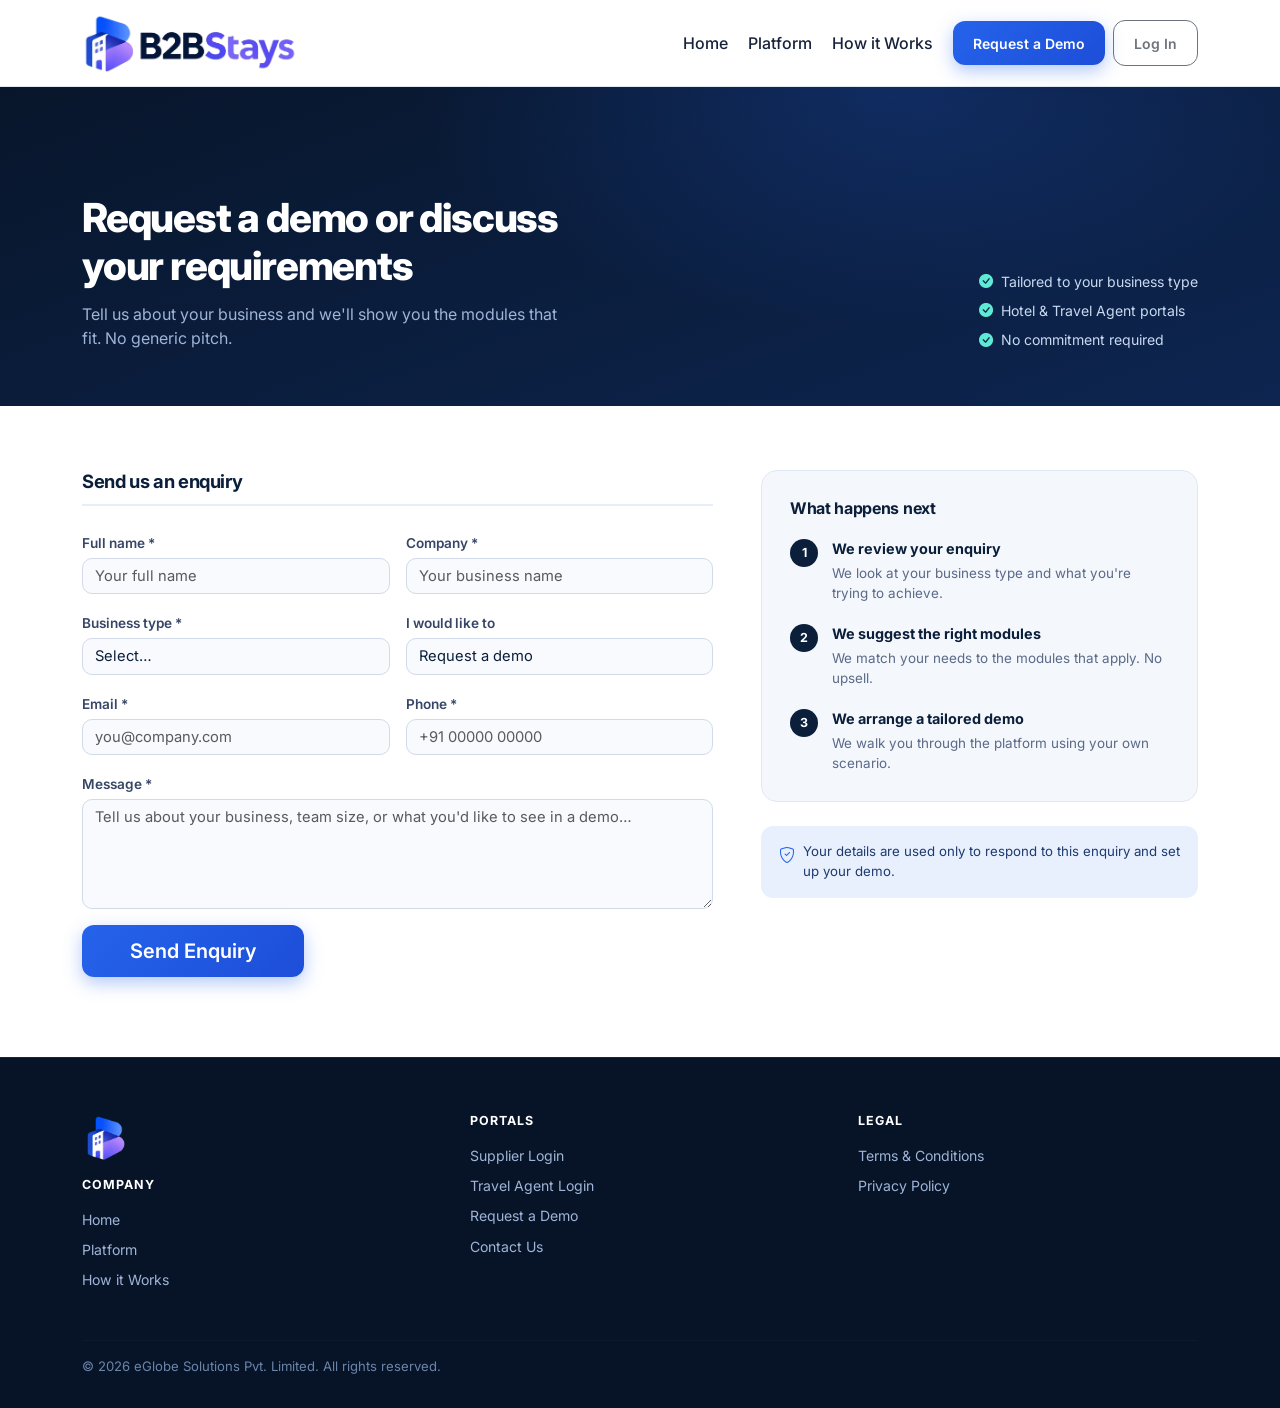
<file: contact.html>
<!doctype html>
<html lang="en">
<head>
  <meta charset="utf-8">
  <meta name="viewport" content="width=device-width, initial-scale=1">
  <title>Request a Demo – B2BStays | Travel Agent B2B Software &amp; Holiday Distribution</title>
  <meta name="description" content="Request a demo of B2BStays — B2B travel tech software for hotels, DMCs and travel agents. See DMC sales workflow automation, seamless distribution and integrated invoicing in action.">
  <meta name="keywords" content="travel agent B2B software demo, DMC sales workflow automation, B2B holiday marketplace, land services distribution, holiday distribution network, operations automation">
  <meta name="robots" content="index, follow">
  <meta name="theme-color" content="#0b1f3a">
  <link rel="icon" href="assets/favicon.png" type="image/png">
  <link rel="preconnect" href="https://fonts.googleapis.com">
  <link rel="preconnect" href="https://fonts.gstatic.com" crossorigin>
  <link href="https://fonts.googleapis.com/css2?family=Inter:wght@400;500;600;700;800&display=swap" rel="stylesheet">
  <link href="https://cdn.jsdelivr.net/npm/bootstrap@5.3.3/dist/css/bootstrap.min.css" rel="stylesheet">
  <link href="https://cdn.jsdelivr.net/npm/bootstrap-icons@1.11.3/font/bootstrap-icons.min.css" rel="stylesheet">
  <link href="assets/css/style.css" rel="stylesheet">
</head>
<body>
<a class="skip-link" href="#main">Skip to main content</a>

<nav class="navbar navbar-expand-lg sticky-top site-nav" aria-label="Main navigation">
  <div class="container">
    <a class="navbar-brand d-flex align-items-center" href="index.html"><img src="assets/logo.png" alt="B2BStays" style="height:60px;width:auto;"></a>
    <button class="navbar-toggler" type="button" data-bs-toggle="collapse" data-bs-target="#nav" aria-controls="nav" aria-expanded="false" aria-label="Toggle navigation"><span class="navbar-toggler-icon"></span></button>
    <div class="collapse navbar-collapse" id="nav">
      <ul class="navbar-nav ms-auto align-items-lg-center gap-lg-1">
        <li class="nav-item"><a class="nav-link" href="index.html">Home</a></li>
        <li class="nav-item"><a class="nav-link" href="index.html#capability-map">Platform</a></li>
        <li class="nav-item"><a class="nav-link" href="index.html#coverH">How it Works</a></li>
        <li class="nav-item ms-lg-2"><a class="btn btn-brand btn-sm" href="contact.html?topic=demo">Request a Demo</a></li>
        <li class="nav-item ms-lg-1"><a class="btn btn-outline-secondary btn-sm" href="login.html">Log In</a></li>
      </ul>
    </div>
  </div>
</nav>

<main id="main">

  <!-- Dark hero band -->
  <div class="ct-hero">
    <div class="container">
      <div class="ct-hero-inner">
        <div>
          <span class="eyebrow" style="color:#5eead4">Get in touch</span>
          <h1 class="ct-hero-h">Request a demo or discuss your requirements</h1>
          <p class="ct-hero-sub">Tell us about your business and we'll show you the modules that fit. No generic pitch.</p>
        </div>
        <ul class="ct-trust">
          <li><i class="bi bi-check-circle-fill"></i>Tailored to your business type</li>
          <li><i class="bi bi-check-circle-fill"></i>Hotel &amp; Travel Agent portals</li>
          <li><i class="bi bi-check-circle-fill"></i>No commitment required</li>
        </ul>
      </div>
    </div>
  </div>

  <!-- White form section -->
  <div class="ct-body">
    <div class="container">
      <div class="row g-5 align-items-start">

        <!-- Form -->
        <div class="col-lg-7">
          <div class="ct-form-wrap">
            <h2 class="ct-form-title">Send us an enquiry</h2>
            <form id="enquiryForm" action="api/enquiry.php" method="post" novalidate>
              <div class="row g-3">
                <div class="col-sm-6">
                  <label class="form-label" for="name">Full name <span aria-hidden="true">*</span></label>
                  <input class="form-control" id="name" name="name" type="text" autocomplete="name" required placeholder="Your full name">
                </div>
                <div class="col-sm-6">
                  <label class="form-label" for="company">Company <span aria-hidden="true">*</span></label>
                  <input class="form-control" id="company" name="company" type="text" autocomplete="organization" required placeholder="Your business name">
                </div>
                <div class="col-sm-6">
                  <label class="form-label" for="business_type">Business type <span aria-hidden="true">*</span></label>
                  <select class="form-select" id="business_type" name="business_type" required>
                    <option value="">Select…</option>
                    <option value="hotel">Hotel or accommodation provider</option>
                    <option value="travel_agent">Travel agent or tour operator</option>
                    <option value="dmc">Destination management company</option>
                    <option value="transport">Transportation business</option>
                    <option value="other">Other</option>
                  </select>
                </div>
                <div class="col-sm-6">
                  <label class="form-label" for="topic">I would like to</label>
                  <select class="form-select" id="topic" name="topic">
                    <option value="demo">Request a demo</option>
                    <option value="requirements">Discuss business requirements</option>
                    <option value="modules">Explore modules</option>
                  </select>
                </div>
                <div class="col-sm-6">
                  <label class="form-label" for="email">Email <span aria-hidden="true">*</span></label>
                  <input class="form-control" id="email" name="email" type="email" autocomplete="email" required placeholder="you@company.com">
                </div>
                <div class="col-sm-6">
                  <label class="form-label" for="phone">Phone <span aria-hidden="true">*</span></label>
                  <input class="form-control" id="phone" name="phone" type="tel" autocomplete="tel" required placeholder="+91 00000 00000">
                </div>
                <div class="col-12">
                  <label class="form-label" for="message">Message <span aria-hidden="true">*</span></label>
                  <textarea class="form-control" id="message" name="message" rows="4" maxlength="2000" required placeholder="Tell us about your business, team size, or what you'd like to see in a demo…"></textarea>
                </div>
                <div class="hp-field" aria-hidden="true"><label>Leave blank <input type="text" name="website" tabindex="-1" autocomplete="off"></label></div>
                <div class="col-12">
                  <button class="btn btn-brand btn-lg px-5" type="submit">Send Enquiry</button>
                </div>
              </div>
              <div id="formStatus" class="alert d-none mt-3" role="status" tabindex="-1"></div>
            </form>
          </div>
        </div>

        <!-- Sidebar -->
        <div class="col-lg-5">
          <div class="ct-sidebar">

            <div class="ct-steps">
              <h3 class="ct-sidebar-title">What happens next</h3>
              <ol class="ct-step-list">
                <li>
                  <span class="ct-step-num">1</span>
                  <div>
                    <strong>We review your enquiry</strong>
                    <p>We look at your business type and what you're trying to achieve.</p>
                  </div>
                </li>
                <li>
                  <span class="ct-step-num">2</span>
                  <div>
                    <strong>We suggest the right modules</strong>
                    <p>We match your needs to the modules that apply. No upsell.</p>
                  </div>
                </li>
                <li>
                  <span class="ct-step-num">3</span>
                  <div>
                    <strong>We arrange a tailored demo</strong>
                    <p>We walk you through the platform using your own scenario.</p>
                  </div>
                </li>
              </ol>
            </div>

            <div class="ct-note">
              <i class="bi bi-shield-check"></i>
              Your details are used only to respond to this enquiry and set up your demo.
            </div>

          </div>
        </div>

      </div>
    </div>
  </div>

</main>

<footer class="site-footer">
  <div class="container">
    <div class="row g-4 g-lg-5 justify-content-center">
      <div class="col-6 col-md-4">
        <img src="assets/favicon.png" alt="B2BStays" style="height:48px;width:auto;margin-bottom:1rem;display:block;">
        <h5 class="footer-heading">Company</h5>
        <ul class="list-unstyled footer-links">
          <li><a href="index.html">Home</a></li>
          <li><a href="index.html#capability-map">Platform</a></li>
          <li><a href="index.html#coverH">How it Works</a></li>
        </ul>
      </div>
      <div class="col-6 col-md-4">
        <h5 class="footer-heading">Portals</h5>
        <ul class="list-unstyled footer-links">
          <li><a href="login.html">Supplier Login</a></li>
          <li><a href="login.html">Travel Agent Login</a></li>
          <li><a href="contact.html?topic=demo">Request a Demo</a></li>
          <li><a href="contact.html">Contact Us</a></li>
        </ul>
      </div>
      <div class="col-6 col-md-4">
        <h5 class="footer-heading">Legal</h5>
        <ul class="list-unstyled footer-links">
          <li><a href="#">Terms &amp; Conditions</a></li>
          <li><a href="#">Privacy Policy</a></li>
        </ul>
      </div>
    </div>
    <nav class="site-footer-mobile" aria-label="Footer navigation">
      <a href="index.html">Home</a>
      <a href="contact.html?topic=demo">Book a Demo</a>
      <a href="login.html">Log In</a>
      <a href="register.html">Register Now</a>
    </nav>
    <hr class="footer-divider">
    <p class="small mb-0 footer-copy">&copy; <span id="year"></span> eGlobe Solutions Pvt. Limited. All rights reserved.</p>
  </div>
</footer>

<style>
/* ── Hero band ── */
.ct-hero {
  background: radial-gradient(800px 400px at 70% 0%, rgba(37,99,235,.22), transparent 60%),
              linear-gradient(160deg, #08162b 0%, #0d2550 100%);
  padding: 4rem 0 3.5rem;
}
.ct-hero-inner {
  display: flex;
  flex-wrap: wrap;
  align-items: flex-end;
  justify-content: space-between;
  gap: 2rem;
}
.ct-hero-h {
  font-size: clamp(1.7rem, 3.5vw, 2.5rem);
  font-weight: 800;
  letter-spacing: -.03em;
  color: #fff;
  line-height: 1.2;
  margin: .6rem 0 .75rem;
  max-width: 560px;
}
.ct-hero-sub {
  color: #9fb4d6;
  font-size: 1rem;
  margin: 0;
  max-width: 480px;
}
.ct-trust {
  list-style: none;
  padding: 0;
  margin: 0;
  display: flex;
  flex-direction: column;
  gap: .5rem;
  flex-shrink: 0;
}
.ct-trust li {
  display: flex;
  align-items: center;
  gap: .5rem;
  font-size: .88rem;
  color: #c8d9f0;
  white-space: normal;
}
.ct-trust i { color: #5eead4; }

/* ── White body ── */
.ct-body {
  background: #fff;
  padding: 4rem 0 5rem;
}

/* ── Form ── */
.ct-form-wrap { }
.ct-form-title {
  font-size: 1.15rem;
  font-weight: 700;
  color: #0b1f3a;
  margin-bottom: 1.5rem;
  padding-bottom: .75rem;
  border-bottom: 2px solid #e8eef7;
}
.ct-form-wrap .form-label {
  font-size: .85rem;
  font-weight: 600;
  color: #374667;
  margin-bottom: .3rem;
}
.ct-form-wrap .form-control,
.ct-form-wrap .form-select {
  border-color: #d1daea;
  border-radius: 10px;
  font-size: .92rem;
  color: #0b1f3a;
  background: #f8fafd;
  transition: border-color .15s, box-shadow .15s;
}
.ct-form-wrap .form-control:focus,
.ct-form-wrap .form-select:focus {
  border-color: #2563eb;
  background: #fff;
  box-shadow: 0 0 0 3px rgba(37,99,235,.12);
}
.ct-form-wrap textarea.form-control { resize: vertical; min-height: 110px; }

/* ── Sidebar ── */
.ct-sidebar {
  position: sticky;
  top: 90px;
  display: flex;
  flex-direction: column;
  gap: 1.5rem;
}
.ct-steps {
  background: #f4f7fc;
  border: 1px solid #e0e8f5;
  border-radius: 16px;
  padding: 1.75rem;
}
.ct-sidebar-title {
  font-size: 1rem;
  font-weight: 700;
  color: #0b1f3a;
  margin-bottom: 1.25rem;
}
.ct-step-list {
  list-style: none;
  padding: 0;
  margin: 0;
  display: flex;
  flex-direction: column;
  gap: 1.25rem;
}
.ct-step-list li {
  display: flex;
  gap: .9rem;
  align-items: flex-start;
}
.ct-step-num {
  flex-shrink: 0;
  width: 28px;
  height: 28px;
  border-radius: 50%;
  background: #0b1f3a;
  color: #fff;
  font-size: .78rem;
  font-weight: 700;
  display: grid;
  place-items: center;
  margin-top: 1px;
}
.ct-step-list strong {
  display: block;
  font-size: .9rem;
  font-weight: 700;
  color: #0b1f3a;
  margin-bottom: .2rem;
}
.ct-step-list p {
  font-size: .84rem;
  color: #5a6a88;
  margin: 0;
  line-height: 1.5;
}

.ct-note {
  display: flex;
  align-items: flex-start;
  gap: .5rem;
  background: #e8f0fe;
  border-radius: 12px;
  padding: 1rem 1.1rem;
  font-size: .83rem;
  color: #1e3a6e;
  line-height: 1.5;
}
.ct-note i { color: #2563eb; font-size: 1rem; flex-shrink: 0; margin-top: 1px; }

@media (max-width: 991.98px) {
  .ct-hero-inner { flex-direction: column; align-items: flex-start; }
  .ct-trust { flex-direction: row; flex-wrap: wrap; gap: .4rem 1.2rem; }
  .ct-sidebar { position: static; }
}
@media (max-width: 767.98px) {
  .ct-hero { padding: 3rem 0 2.5rem; }
  .ct-hero-h { font-size: clamp(1.5rem, 6vw, 2rem); max-width: 100%; }
  .ct-hero-sub { max-width: 100%; }
  .ct-body { padding: 2.5rem 0 3rem; }
  .ct-note { flex-direction: column; gap: .4rem; }
}
</style>

<script src="https://cdn.jsdelivr.net/npm/bootstrap@5.3.3/dist/js/bootstrap.bundle.min.js"></script>
<script src="assets/js/main.js"></script>
<script src="assets/js/form.js"></script>
</body>
</html>
</file>
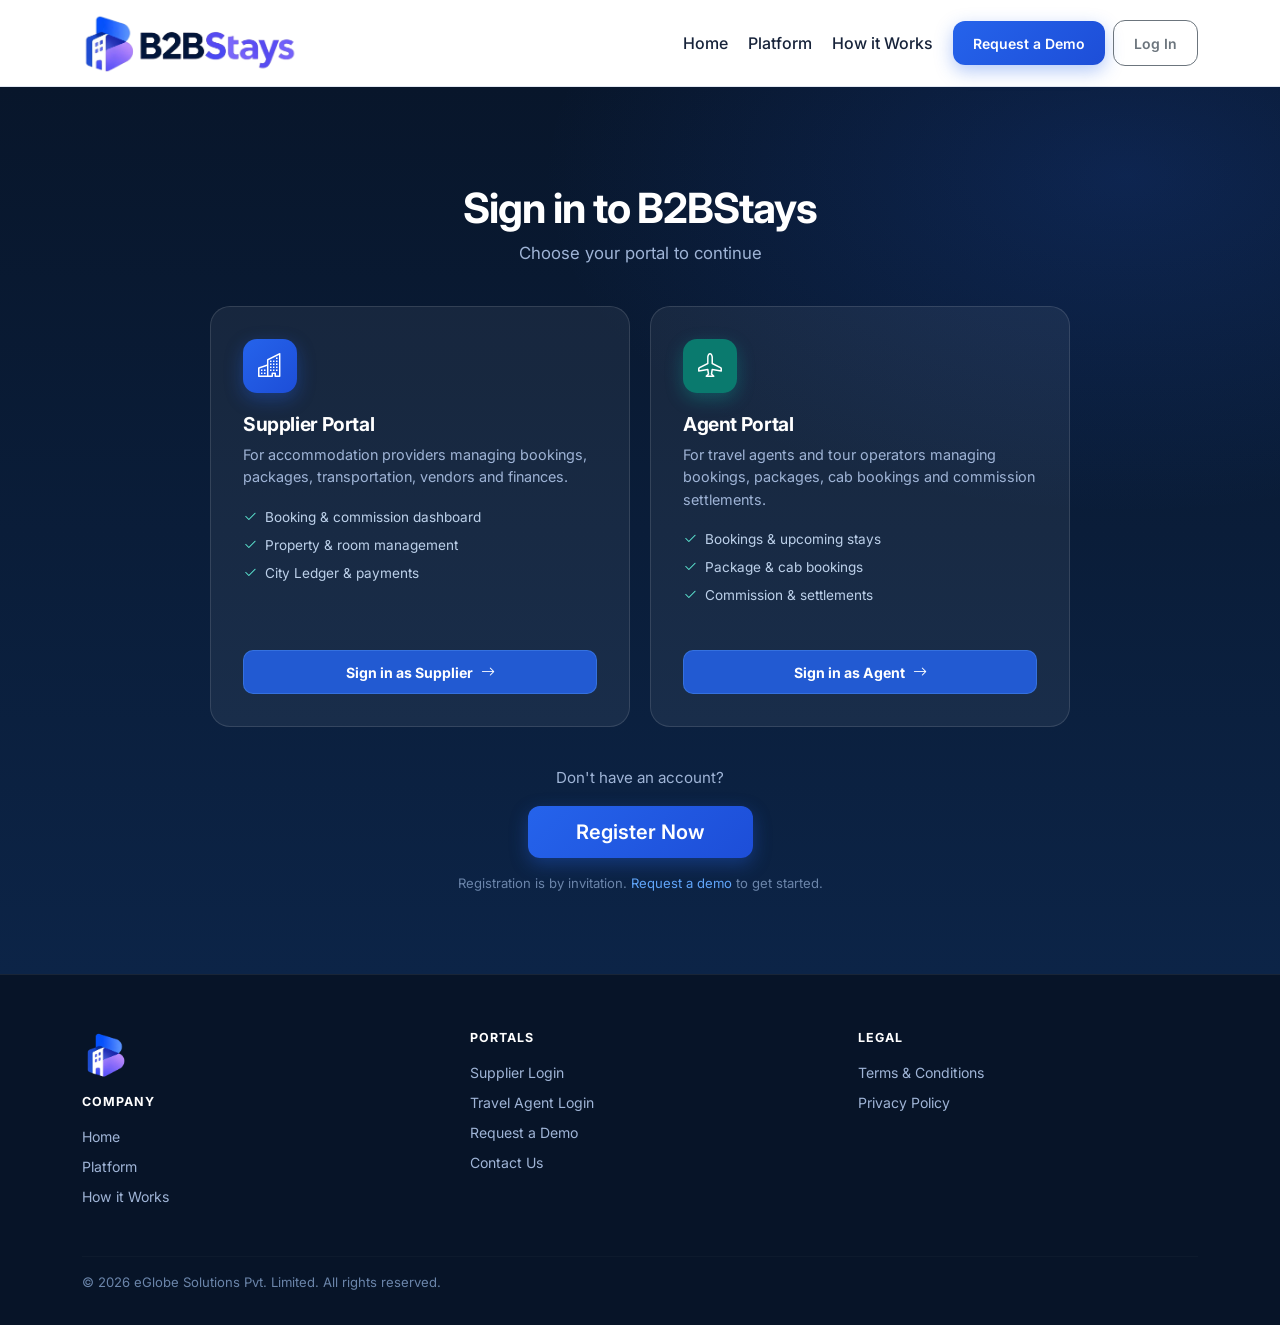
<file: login.html>
<!doctype html>
<html lang="en">
<head>
  <meta charset="utf-8">
  <meta name="viewport" content="width=device-width, initial-scale=1">
  <title>Login – B2BStays | Supplier &amp; Agent Portal</title>
  <meta name="keywords" content="B2B agent portal login, supplier portal, holiday distribution network, travel agent B2B software, seamless distribution">
  <meta name="robots" content="noindex">
  <meta name="theme-color" content="#0b1f3a">
  <link rel="icon" href="assets/favicon.png" type="image/png">
  <link rel="preconnect" href="https://fonts.googleapis.com">
  <link rel="preconnect" href="https://fonts.gstatic.com" crossorigin>
  <link href="https://fonts.googleapis.com/css2?family=Inter:wght@400;500;600;700;800&display=swap" rel="stylesheet">
  <link href="https://cdn.jsdelivr.net/npm/bootstrap@5.3.3/dist/css/bootstrap.min.css" rel="stylesheet">
  <link href="https://cdn.jsdelivr.net/npm/bootstrap-icons@1.11.3/font/bootstrap-icons.min.css" rel="stylesheet">
  <link href="assets/css/style.css" rel="stylesheet">
</head>
<body>
<a class="skip-link" href="#main">Skip to main content</a>

<nav class="navbar navbar-expand-lg sticky-top site-nav" aria-label="Main navigation">
  <div class="container">
    <a class="navbar-brand d-flex align-items-center" href="index.html"><img src="assets/logo.png" alt="B2BStays" style="height:60px;width:auto;"></a>
    <button class="navbar-toggler" type="button" data-bs-toggle="collapse" data-bs-target="#nav" aria-controls="nav" aria-expanded="false" aria-label="Toggle navigation"><span class="navbar-toggler-icon"></span></button>
    <div class="collapse navbar-collapse" id="nav">
      <ul class="navbar-nav ms-auto align-items-lg-center gap-lg-1">
        <li class="nav-item"><a class="nav-link" href="index.html">Home</a></li>
        <li class="nav-item"><a class="nav-link" href="index.html#capability-map">Platform</a></li>
        <li class="nav-item"><a class="nav-link" href="index.html#coverH">How it Works</a></li>
        <li class="nav-item ms-lg-2"><a class="btn btn-brand btn-sm" href="contact.html?topic=demo">Request a Demo</a></li>
        <li class="nav-item ms-lg-1"><a class="btn btn-outline-secondary btn-sm" href="login.html">Log In</a></li>
      </ul>
    </div>
  </div>
</nav>

<main id="main">
  <div class="login-bg">
    <div class="container">
      <div class="login-wrap">

        <div class="text-center login-header">
          <span class="eyebrow" style="color:#5eead4">Welcome back</span>
          <h1 class="login-title">Sign in to B2BStays</h1>
          <p class="login-sub">Choose your portal to continue</p>
        </div>

        <div class="portal-grid">

          <!-- Supplier Portal -->
          <a href="https://www.eglobe-solutions.com/b2bstays/Hotel/Account/Login?ReturnUrl=%2Fb2bstays%2Fhotel" class="portal-card" aria-label="Supplier Portal Login" target="_blank" rel="noopener">
            <div class="portal-icon">
              <i class="bi bi-buildings" aria-hidden="true"></i>
            </div>
            <div class="portal-body">
              <h2 class="portal-title">Supplier Portal</h2>
              <p class="portal-desc">For accommodation providers managing bookings, packages, transportation, vendors and finances.</p>
              <ul class="portal-features">
                <li><i class="bi bi-check2" aria-hidden="true"></i>Booking &amp; commission dashboard</li>
                <li><i class="bi bi-check2" aria-hidden="true"></i>Property &amp; room management</li>
                <li><i class="bi bi-check2" aria-hidden="true"></i>City Ledger &amp; payments</li>
              </ul>
            </div>
            <span class="portal-cta">Sign in as Supplier <i class="bi bi-arrow-right" aria-hidden="true"></i></span>
          </a>

          <!-- Agent Portal -->
          <a href="https://www.eglobe-solutions.com/b2bstays/Search" class="portal-card" aria-label="Agent Portal Login" target="_blank" rel="noopener">
            <div class="portal-icon agent">
              <i class="bi bi-airplane" aria-hidden="true"></i>
            </div>
            <div class="portal-body">
              <h2 class="portal-title">Agent Portal</h2>
              <p class="portal-desc">For travel agents and tour operators managing bookings, packages, cab bookings and commission settlements.</p>
              <ul class="portal-features">
                <li><i class="bi bi-check2" aria-hidden="true"></i>Bookings &amp; upcoming stays</li>
                <li><i class="bi bi-check2" aria-hidden="true"></i>Package &amp; cab bookings</li>
                <li><i class="bi bi-check2" aria-hidden="true"></i>Commission &amp; settlements</li>
              </ul>
            </div>
            <span class="portal-cta">Sign in as Agent <i class="bi bi-arrow-right" aria-hidden="true"></i></span>
          </a>

        </div>

        <div class="text-center login-footer">
          <p class="login-footer-text">Don't have an account?</p>
          <a href="register.html" class="btn btn-brand btn-lg px-5">Register Now</a>
          <p class="login-note">Registration is by invitation. <a href="contact.html?topic=demo">Request a demo</a> to get started.</p>
        </div>

      </div>
    </div>
  </div>
</main>

<footer class="site-footer">
  <div class="container">
    <div class="row g-4 g-lg-5 justify-content-center">
      <div class="col-6 col-md-4">
        <img src="assets/favicon.png" alt="B2BStays" style="height:48px;width:auto;margin-bottom:1rem;display:block;">
        <h5 class="footer-heading">Company</h5>
        <ul class="list-unstyled footer-links">
          <li><a href="index.html">Home</a></li>
          <li><a href="index.html#capability-map">Platform</a></li>
          <li><a href="index.html#coverH">How it Works</a></li>
        </ul>
      </div>
      <div class="col-6 col-md-4">
        <h5 class="footer-heading">Portals</h5>
        <ul class="list-unstyled footer-links">
          <li><a href="login.html">Supplier Login</a></li>
          <li><a href="login.html">Travel Agent Login</a></li>
          <li><a href="contact.html?topic=demo">Request a Demo</a></li>
          <li><a href="contact.html">Contact Us</a></li>
        </ul>
      </div>
      <div class="col-6 col-md-4">
        <h5 class="footer-heading">Legal</h5>
        <ul class="list-unstyled footer-links">
          <li><a href="#">Terms &amp; Conditions</a></li>
          <li><a href="#">Privacy Policy</a></li>
        </ul>
      </div>
    </div>
    <nav class="site-footer-mobile" aria-label="Footer navigation">
      <a href="index.html">Home</a>
      <a href="contact.html?topic=demo">Book a Demo</a>
      <a href="login.html">Log In</a>
      <a href="register.html">Register Now</a>
    </nav>
    <hr class="footer-divider">
    <p class="small mb-0 footer-copy">&copy; <span id="year"></span> eGlobe Solutions Pvt. Limited. All rights reserved.</p>
  </div>
</footer>

<style>
/* Login page — extends site tokens */
.login-bg {
  min-height: calc(100vh - 66px);
  background: radial-gradient(900px 520px at 88% 10%, rgba(37,99,235,.18), transparent 65%),
              linear-gradient(180deg, #08162b 0%, #0c2447 100%);
  display: flex;
  align-items: center;
  padding: 4rem 0;
}

.login-wrap {
  max-width: 860px;
  margin: 0 auto;
}

.login-header { margin-bottom: 2.5rem; }
.login-title  { color: #fff; font-size: clamp(1.8rem, 4vw, 2.6rem); letter-spacing: -.025em; margin-bottom: .4rem; }
.login-sub    { color: #9fb4d6; font-size: 1.05rem; margin: 0; }

/* Portal cards */
.portal-grid {
  display: grid;
  grid-template-columns: 1fr 1fr;
  grid-auto-rows: 1fr;
  gap: 1.25rem;
  margin-bottom: 2.5rem;
  align-items: stretch;
}
@media (max-width: 640px) { .portal-grid { grid-template-columns: 1fr; } }

.portal-card {
  display: flex;
  flex-direction: column;
  background: rgba(255,255,255,.06);
  border: 1px solid rgba(255,255,255,.12);
  border-radius: 20px;
  padding: 2rem;
  text-decoration: none;
  color: #dbe6f7;
  transition: background .2s ease, border-color .2s ease, transform .25s cubic-bezier(.22,.68,0,1.3), box-shadow .25s ease;
  position: relative;
  overflow: hidden;
}
.portal-card::before {
  content: '';
  position: absolute;
  inset: 0;
  border-radius: 20px;
  opacity: 0;
  transition: opacity .2s ease;
  background: linear-gradient(135deg, rgba(37,99,235,.15), rgba(20,184,166,.1));
}
.portal-card:hover {
  background: rgba(255,255,255,.10);
  border-color: rgba(59,130,246,.5);
  transform: translateY(-5px);
  box-shadow: 0 20px 50px rgba(0,0,0,.4);
  color: #fff;
}
.portal-card:hover::before { opacity: 1; }

.portal-icon {
  width: 54px;
  height: 54px;
  border-radius: 14px;
  background: linear-gradient(135deg, var(--blue-600), #1d4ed8);
  display: grid;
  place-items: center;
  font-size: 1.5rem;
  color: #fff;
  margin-bottom: 1.25rem;
  box-shadow: 0 6px 18px rgba(37,99,235,.35);
  flex-shrink: 0;
}
.portal-icon.agent {
  background: linear-gradient(135deg, var(--teal-600), #0a7a6e);
  box-shadow: 0 6px 18px rgba(14,184,166,.3);
}

.portal-body { flex: 1; }

.portal-title {
  font-size: 1.2rem;
  font-weight: 700;
  color: #fff;
  margin-bottom: .5rem;
  letter-spacing: -.02em;
}

.portal-desc {
  font-size: .9rem;
  color: #9fb4d6;
  line-height: 1.55;
  margin-bottom: 1.1rem;
}

.portal-features {
  list-style: none;
  padding: 0;
  margin: 0 0 1.5rem;
  display: flex;
  flex-direction: column;
  gap: .4rem;
}
.portal-features li {
  font-size: .85rem;
  color: #bdd1ea;
  display: flex;
  align-items: center;
  gap: .5rem;
}
.portal-features li i {
  color: #5eead4;
  font-size: .9rem;
  flex-shrink: 0;
}

.portal-cta {
  display: inline-flex;
  align-items: center;
  justify-content: center;
  gap: .5rem;
  font-size: .88rem;
  font-weight: 700;
  color: #fff;
  background: rgba(37,99,235,.85);
  border: 1px solid rgba(96,165,250,.3);
  border-radius: 10px;
  padding: .65rem 1.25rem;
  margin-top: 1.25rem;
  width: 100%;
  transition: background .18s ease, gap .15s ease;
}
.portal-card:hover .portal-cta {
  background: rgba(37,99,235,1);
  gap: .75rem;
}

/* Footer strip */
.login-footer { margin-top: .5rem; }
.login-footer-text {
  color: #9fb4d6;
  margin-bottom: 1rem;
  font-size: .95rem;
}
.login-note {
  margin-top: 1rem;
  font-size: .82rem;
  color: #6b85aa;
}
.login-note a { color: #60a5fa; text-decoration: none; }
.login-note a:hover { color: #93c5fd; }
@media (max-width: 767.98px) {
  .login-bg { padding: 2.5rem 0; align-items: flex-start; }
  .login-header { margin-bottom: 1.75rem; }
  .portal-card { padding: 1.5rem 1.25rem; }
}
</style>

<script src="https://cdn.jsdelivr.net/npm/bootstrap@5.3.3/dist/js/bootstrap.bundle.min.js"></script>
<script src="assets/js/main.js"></script>
</body>
</html>
</file>
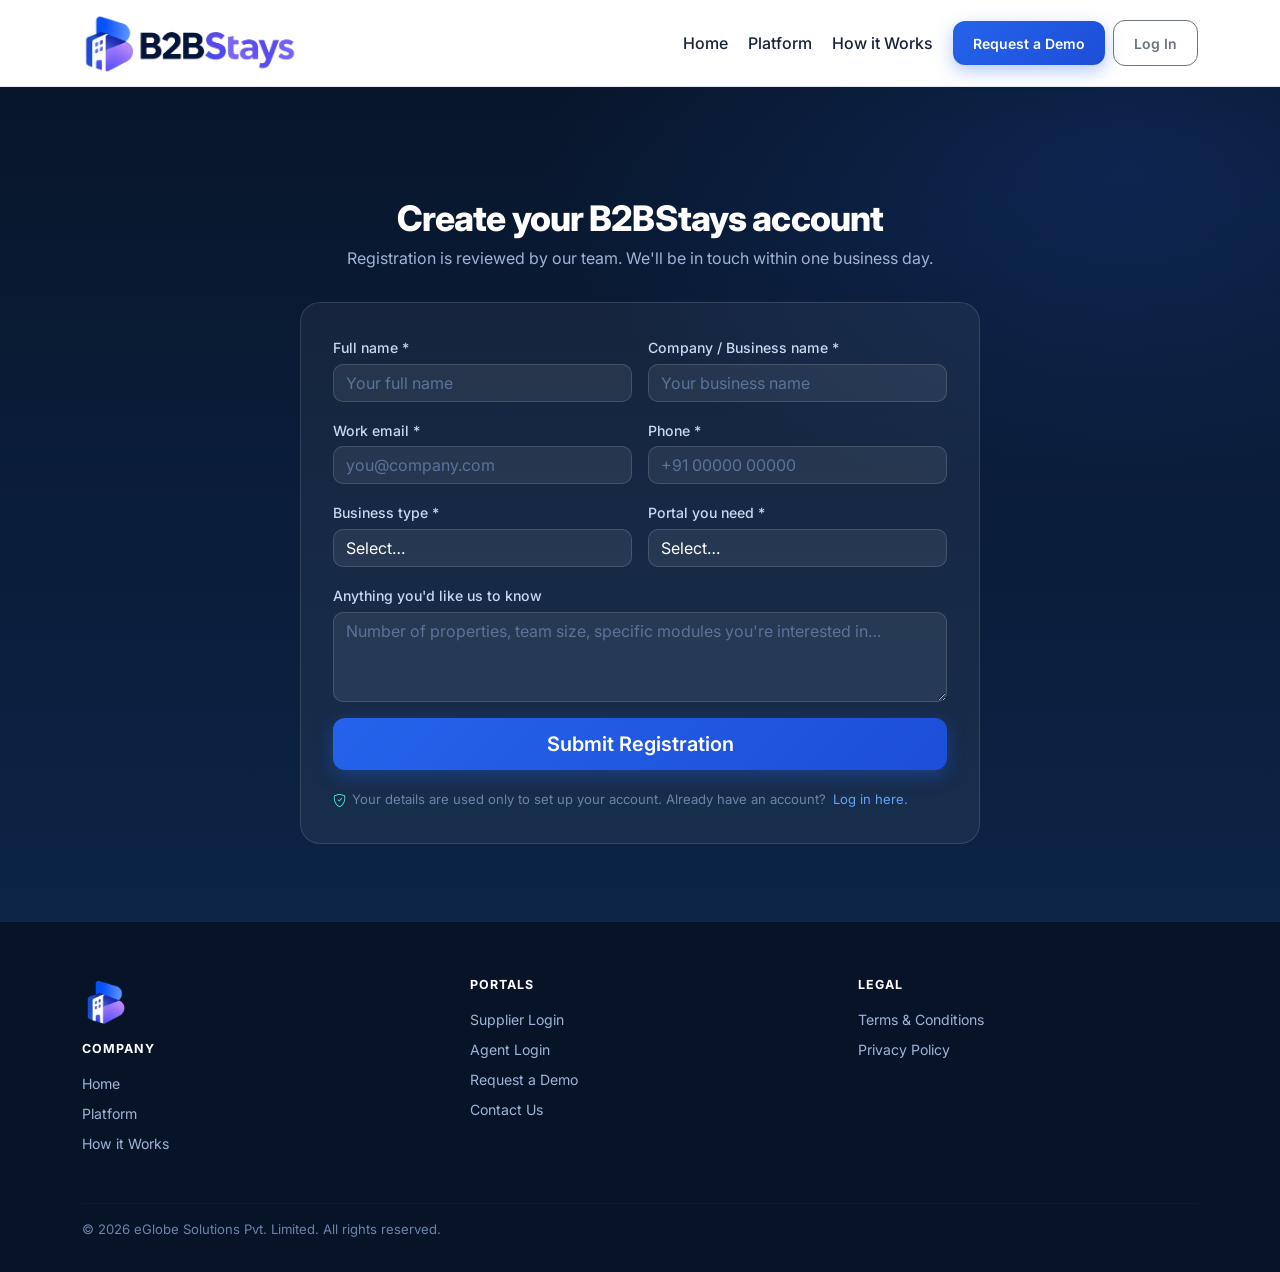
<file: register.html>
<!doctype html>
<html lang="en">
<head>
  <meta charset="utf-8">
  <meta name="viewport" content="width=device-width, initial-scale=1">
  <title>Register – B2BStays | Join the B2B Holiday Marketplace</title>
  <meta name="keywords" content="B2B holiday marketplace registration, travel agent B2B software, digitizing small and medium-size travel businesses, holiday distribution network, supplier-agent relationship">
  <meta name="robots" content="noindex">
  <meta name="theme-color" content="#0b1f3a">
  <link rel="icon" href="assets/favicon.png" type="image/png">
  <link rel="preconnect" href="https://fonts.googleapis.com">
  <link rel="preconnect" href="https://fonts.gstatic.com" crossorigin>
  <link href="https://fonts.googleapis.com/css2?family=Inter:wght@400;500;600;700;800&display=swap" rel="stylesheet">
  <link href="https://cdn.jsdelivr.net/npm/bootstrap@5.3.3/dist/css/bootstrap.min.css" rel="stylesheet">
  <link href="https://cdn.jsdelivr.net/npm/bootstrap-icons@1.11.3/font/bootstrap-icons.min.css" rel="stylesheet">
  <link href="assets/css/style.css" rel="stylesheet">
</head>
<body>
<a class="skip-link" href="#main">Skip to main content</a>

<nav class="navbar navbar-expand-lg sticky-top site-nav" aria-label="Main navigation">
  <div class="container">
    <a class="navbar-brand d-flex align-items-center" href="index.html"><img src="assets/logo.png" alt="B2BStays" style="height:60px;width:auto;"></a>
    <button class="navbar-toggler" type="button" data-bs-toggle="collapse" data-bs-target="#nav" aria-controls="nav" aria-expanded="false" aria-label="Toggle navigation"><span class="navbar-toggler-icon"></span></button>
    <div class="collapse navbar-collapse" id="nav">
      <ul class="navbar-nav ms-auto align-items-lg-center gap-lg-1">
        <li class="nav-item"><a class="nav-link" href="index.html">Home</a></li>
        <li class="nav-item"><a class="nav-link" href="index.html#capability-map">Platform</a></li>
        <li class="nav-item"><a class="nav-link" href="index.html#coverH">How it Works</a></li>
        <li class="nav-item ms-lg-2"><a class="btn btn-brand btn-sm" href="contact.html?topic=demo">Request a Demo</a></li>
        <li class="nav-item ms-lg-1"><a class="btn btn-outline-secondary btn-sm" href="login.html">Log In</a></li>
      </ul>
    </div>
  </div>
</nav>

<main id="main">
  <div class="reg-bg">
    <div class="container">
      <div class="reg-wrap">

        <div class="reg-header">
          <span class="eyebrow" style="color:#5eead4">Get started</span>
          <h1 class="reg-title">Create your B2BStays account</h1>
          <p class="reg-sub">Registration is reviewed by our team. We'll be in touch within one business day.</p>
        </div>

        <div class="reg-body">
          <form id="regForm" novalidate>
            <div class="row g-3">

              <div class="col-sm-6">
                <label class="form-label" for="reg-name">Full name <span aria-hidden="true">*</span></label>
                <input class="form-control" id="reg-name" name="name" type="text" autocomplete="name" required placeholder="Your full name">
              </div>

              <div class="col-sm-6">
                <label class="form-label" for="reg-company">Company / Business name <span aria-hidden="true">*</span></label>
                <input class="form-control" id="reg-company" name="company" type="text" autocomplete="organization" required placeholder="Your business name">
              </div>

              <div class="col-sm-6">
                <label class="form-label" for="reg-email">Work email <span aria-hidden="true">*</span></label>
                <input class="form-control" id="reg-email" name="email" type="email" autocomplete="email" required placeholder="you@company.com">
              </div>

              <div class="col-sm-6">
                <label class="form-label" for="reg-phone">Phone <span aria-hidden="true">*</span></label>
                <input class="form-control" id="reg-phone" name="phone" type="tel" autocomplete="tel" required placeholder="+91 00000 00000">
              </div>

              <div class="col-sm-6">
                <label class="form-label" for="reg-type">Business type <span aria-hidden="true">*</span></label>
                <select class="form-select" id="reg-type" name="business_type" required>
                  <option value="">Select…</option>
                  <option value="hotel">Hotel or accommodation provider</option>
                  <option value="travel_agent">Travel agent or tour operator</option>
                  <option value="dmc">Destination management company</option>
                  <option value="transport">Transportation business</option>
                  <option value="other">Other</option>
                </select>
              </div>

              <div class="col-sm-6">
                <label class="form-label" for="reg-portal">Portal you need <span aria-hidden="true">*</span></label>
                <select class="form-select" id="reg-portal" name="portal" required>
                  <option value="">Select…</option>
                  <option value="supplier">Supplier Portal</option>
                  <option value="agent">Travel Agent Portal</option>
                  <option value="both">Both</option>
                </select>
              </div>

              <div class="col-12">
                <label class="form-label" for="reg-message">Anything you'd like us to know</label>
                <textarea class="form-control" id="reg-message" name="message" rows="3" maxlength="1000" placeholder="Number of properties, team size, specific modules you're interested in…"></textarea>
              </div>

              <div class="col-12">
                <button class="btn btn-brand btn-lg w-100" type="submit">Submit Registration</button>
              </div>

            </div>
            <div id="regStatus" class="alert d-none mt-3" role="status" tabindex="-1"></div>
          </form>

          <div class="reg-note">
            <i class="bi bi-shield-check" aria-hidden="true"></i>
            Your details are used only to set up your account. Already have an account? <a href="login.html">Log in here.</a>
          </div>
        </div>

      </div>
    </div>
  </div>
</main>

<footer class="site-footer">
  <div class="container">
    <div class="row g-4 g-lg-5 justify-content-center">
      <div class="col-6 col-md-4">
        <img src="assets/favicon.png" alt="B2BStays" style="height:48px;width:auto;margin-bottom:1rem;display:block;">
        <h5 class="footer-heading">Company</h5>
        <ul class="list-unstyled footer-links">
          <li><a href="index.html">Home</a></li>
          <li><a href="index.html#capability-map">Platform</a></li>
          <li><a href="index.html#coverH">How it Works</a></li>
        </ul>
      </div>
      <div class="col-6 col-md-4">
        <h5 class="footer-heading">Portals</h5>
        <ul class="list-unstyled footer-links">
          <li><a href="login.html">Supplier Login</a></li>
          <li><a href="login.html">Agent Login</a></li>
          <li><a href="contact.html?topic=demo">Request a Demo</a></li>
          <li><a href="contact.html">Contact Us</a></li>
        </ul>
      </div>
      <div class="col-6 col-md-4">
        <h5 class="footer-heading">Legal</h5>
        <ul class="list-unstyled footer-links">
          <li><a href="#">Terms &amp; Conditions</a></li>
          <li><a href="#">Privacy Policy</a></li>
        </ul>
      </div>
    </div>
    <nav class="site-footer-mobile" aria-label="Footer navigation">
      <a href="index.html">Home</a>
      <a href="contact.html?topic=demo">Book a Demo</a>
      <a href="login.html">Log In</a>
      <a href="register.html">Register Now</a>
    </nav>
    <hr class="footer-divider">
    <p class="small mb-0 footer-copy">&copy; <span id="year"></span> eGlobe Solutions Pvt. Limited. All rights reserved.</p>
  </div>
</footer>

<style>
.reg-bg {
  min-height: calc(100vh - 66px);
  background: radial-gradient(900px 520px at 88% 10%, rgba(37,99,235,.18), transparent 65%),
              linear-gradient(180deg, #08162b 0%, #0c2447 100%);
  display: flex;
  align-items: center;
  padding: 4rem 0;
}
.reg-wrap { max-width: 680px; margin: 0 auto; }
.reg-header { text-align: center; margin-bottom: 2rem; }
.reg-title { color: #fff; font-size: clamp(1.6rem, 3.5vw, 2.2rem); font-weight: 800; letter-spacing: -.025em; margin-bottom: .4rem; }
.reg-sub { color: #9fb4d6; font-size: 1rem; margin: 0; }

.reg-body {
  background: rgba(255,255,255,.05);
  border: 1px solid rgba(255,255,255,.12);
  border-radius: 20px;
  padding: 2rem;
}
.reg-body .form-label { color: #c8d9f0; font-size: .88rem; font-weight: 500; margin-bottom: .35rem; }
.reg-body .form-control,
.reg-body .form-select {
  background: rgba(255,255,255,.07);
  border: 1px solid rgba(255,255,255,.15);
  color: #fff;
  border-radius: 10px;
}
.reg-body .form-control::placeholder { color: #5a749a; }
.reg-body .form-control:focus,
.reg-body .form-select:focus {
  background: rgba(255,255,255,.1);
  border-color: rgba(96,165,250,.6);
  color: #fff;
  box-shadow: 0 0 0 3px rgba(37,99,235,.25);
}
.reg-body .form-select option { background: #0c2447; color: #fff; }
.reg-body textarea.form-control { resize: vertical; min-height: 90px; }

.reg-note {
  margin-top: 1.25rem;
  font-size: .82rem;
  color: #6b85aa;
  display: flex;
  align-items: flex-start;
  gap: .4rem;
}
.reg-note i { color: #5eead4; margin-top: 1px; flex-shrink: 0; }
.reg-note a { color: #60a5fa; text-decoration: none; }
.reg-note a:hover { color: #93c5fd; }
@media (max-width: 767.98px) {
  .reg-bg { padding: 2.5rem 0; align-items: flex-start; }
  .reg-body { padding: 1.5rem 1.25rem; }
  .reg-header { margin-bottom: 1.5rem; }
}
</style>

<script src="https://cdn.jsdelivr.net/npm/bootstrap@5.3.3/dist/js/bootstrap.bundle.min.js"></script>
<script src="assets/js/main.js"></script>
<script>
document.getElementById("regForm").addEventListener("submit", function (e) {
  e.preventDefault();
  var status = document.getElementById("regStatus");
  status.className = "alert alert-success mt-3";
  status.textContent = "Thank you. Your registration has been submitted. We'll be in touch within one business day.";
  status.hidden = false;
  status.focus();
  this.querySelectorAll("input, select, textarea, button").forEach(function (el) { el.disabled = true; });
});
</script>
</body>
</html>
</file>
<file: assets/css/style.css>
/* B2BStays marketing site – design tokens */
:root {
  --navy-900: #071428;
  --navy-800: #0b1f3a;
  --navy-700: #12315c;
  --blue-600: #2563eb;
  --blue-500: #3b82f6;
  --teal-500: #14b8a6;
  --teal-600: #0a7a6e;
  --ink: #17233a;
  --muted: #5b6b85;
  --line: #e2e8f2;
  --surface: #ffffff;
  --surface-alt: #f4f7fc;
  --warn: #b45309;
  --warn-bg: #fff7e6;
  --radius: 16px;
  --shadow-sm: 0 1px 2px rgba(11, 31, 58, .06), 0 2px 8px rgba(11, 31, 58, .05);
  --shadow-md: 0 10px 30px rgba(11, 31, 58, .10);
  --bs-primary: var(--blue-600);
  --bs-body-font-family: "Inter", system-ui, -apple-system, "Segoe UI", Roboto, sans-serif;
  --bs-body-color: var(--ink);
}

html { scroll-behavior: smooth; scroll-padding-top: 84px; }
body { background: var(--surface); color: var(--ink); -webkit-font-smoothing: antialiased; }
.result-table td { white-space: nowrap; }
h1, h2, h3, h4, h5, h6 { color: var(--navy-800); letter-spacing: -.02em; font-weight: 700; }
.text-muted-2 { color: var(--muted) !important; }
.section { padding: 5rem 0; }
.section-alt { background: var(--surface-alt); }
.section-alt2 { background: #e8eef7; }
#capability-map { padding: 3rem 0; }
.map-wrap { max-width: 780px; margin: 0 auto; }
.map-svg  { width: 100%; height: auto; display: block; }
.section-dark { background: linear-gradient(160deg, var(--navy-900), var(--navy-700)); color: #dbe6f7; }
.section-dark h2, .section-dark h3 { color: #fff; }
.eyebrow { display: inline-block; font-size: .78rem; font-weight: 700; letter-spacing: .12em; text-transform: uppercase; color: var(--teal-600); margin-bottom: .6rem; }
.section-dark .eyebrow { color: #5eead4; }
.section-dark .card-x { background: rgba(255,255,255,.12); border-color: rgba(255,255,255,.18); color: #dbe6f7; }
.section-dark .card-x:hover { background: rgba(255,255,255,.18); border-color: rgba(255,255,255,.28); }
.section-dark .card-x h3 { color: #fff; }
.section-dark .text-muted-2 { color: rgba(219,230,247,.65) !important; }
.section-dark .icon-chip { background: rgba(255,255,255,.1); color: #5eead4; }
.lead-narrow { max-width: 46rem; }

/* Skip link */
.skip-link { position: absolute; left: -999px; top: 8px; background: #fff; color: var(--navy-800); padding: .5rem 1rem; border-radius: 8px; z-index: 2000; }
.skip-link:focus { left: 8px; }
:focus-visible { outline: 3px solid var(--blue-500); outline-offset: 2px; }

/* Navbar */
.site-nav { background: rgba(255, 255, 255, .92); backdrop-filter: blur(10px); border-bottom: 1px solid var(--line); }
.site-nav .navbar-brand { font-weight: 800; color: var(--navy-800); letter-spacing: -.03em; }
.brand-mark { display: inline-grid; place-items: center; width: 34px; height: 34px; border-radius: 10px; background: linear-gradient(135deg, var(--blue-600), var(--teal-500)); color: #fff; margin-right: .5rem; font-size: 1.05rem; }
.site-nav .nav-link { color: var(--ink); font-weight: 500; }
.site-nav .nav-link.active, .site-nav .nav-link:hover { color: var(--blue-600); }

/* Buttons */
.btn { border-radius: 12px; font-weight: 600; padding: .7rem 1.25rem; }
.btn-brand { background: linear-gradient(135deg, var(--blue-600), #1d4ed8); color: #fff; border: 0; box-shadow: 0 6px 18px rgba(37, 99, 235, .35); }
.btn-brand:hover { color: #fff; transform: translateY(-1px); box-shadow: 0 10px 24px rgba(37, 99, 235, .4); }
.btn-teal { background: var(--teal-500); color: #04302b; border: 0; }
.btn-teal:hover { background: #2dd4bf; color: #04302b; }
.btn-ghost-light { border: 1.5px solid rgba(255, 255, 255, .55); color: #fff; }
.btn-ghost-light:hover { background: rgba(255, 255, 255, .12); color: #fff; }
.btn { transition: transform .15s ease, box-shadow .15s ease, background .15s ease; }

/* Hero */
.hero { position: relative; overflow: hidden; color: #dbe6f7; padding: 6rem 0 5rem;
  background: radial-gradient(900px 500px at 85% -10%, rgba(20, 184, 166, .30), transparent 60%),
              radial-gradient(800px 500px at 0% 110%, rgba(37, 99, 235, .35), transparent 60%),
              linear-gradient(160deg, var(--navy-900), var(--navy-700)); }
.hero h1 { color: #fff; font-size: clamp(2.2rem, 5vw, 3.7rem); line-height: 1.08; }
.hero h1 .accent { background: linear-gradient(90deg, #7dd3fc, #5eead4); -webkit-background-clip: text; background-clip: text; color: transparent; }
.hero .lead { color: #c3d3ec; max-width: 40rem; }
.page-hero { padding: 4.5rem 0 3.5rem; }
/* Hero portal preview */
.dashwrap { max-width: 640px; margin: 0 auto; }
.dash-bar { display: flex; align-items: center; justify-content: space-between; gap: .6rem; flex-wrap: wrap; margin-bottom: .7rem; }
.seg { display: inline-flex; background: rgba(255, 255, 255, .12); border-radius: 999px; padding: 3px; }
.seg button { border: 0; background: transparent; color: #c3d3ec; font-size: .8rem; font-weight: 600; padding: .32rem .85rem; border-radius: 999px; transition: background .15s, color .15s; }
.seg button:hover { color: #fff; }
.seg button[aria-selected="true"] { background: #fff; color: var(--navy-800); }
.dash-tag { font-size: .72rem; font-weight: 600; color: #b4c6e2; background: rgba(255, 255, 255, .1); border-radius: 999px; padding: .2rem .7rem; }
.dash { background: #f4f6fb; color: var(--ink); border-radius: 12px; overflow: hidden; font-size: 12px; line-height: 1.35;
  box-shadow: 0 30px 60px -20px rgba(0, 0, 0, .6); }
.dash[hidden] { display: none; }
.dash-top { display: flex; align-items: center; gap: .5rem; padding: .55rem .8rem; background: #11161f; color: #fff; font-size: 12px; }
.dash-top.agent { background: #12275c; }
.dash-top .bm { display: grid; place-items: center; width: 22px; height: 22px; border-radius: 6px; background: linear-gradient(135deg, var(--blue-600), var(--teal-500)); font-size: .8rem; }
.dash-top .op { color: #aebbd2; }
.dash-top .sep { width: 1px; height: 14px; background: rgba(255, 255, 255, .25); }
.dash-top .who { color: #dbe4f3; }
.dash-top .av { width: 24px; height: 24px; border-radius: 50%; background: rgba(255, 255, 255, .16); display: grid; place-items: center; font-size: 10px; font-weight: 700; }
.dash-crop .dash { height: 100%; display: flex; flex-direction: column; }
.dash-body { display: grid; grid-template-columns: 1fr; flex: 1; min-height: 0; }
@media (min-width: 992px) { .dash-body { grid-template-columns: 140px 1fr; } }
.dash-side { background: #151a22; padding: .55rem .4rem; flex-direction: column; gap: 2px; align-self: stretch; }
.dash-side.agent { background: #142a63; }
.dash-side span { display: flex; align-items: flex-start; gap: .45rem; color: #c3cde0; font-size: 11.5px; font-weight: 600; padding: .38rem .5rem; border-radius: 6px; line-height: 1.2; }
.dash-side span i { font-size: 12px; margin-top: 1px; flex: none; }
.dash-side span.on { background: rgba(59, 130, 246, .25); color: #fff; box-shadow: inset 0 0 0 1px rgba(96, 165, 250, .55); }
.dash-main { padding: .75rem .8rem; min-width: 0; display: flex; flex-direction: column; gap: .6rem; background: #f4f6fb; overflow: hidden; }
.dm-head h2 { font-size: 15px; font-weight: 700; margin: 0; color: var(--navy-800); letter-spacing: 0; }
.dm-head p { margin: 0; font-size: 11px; color: #4a5a72; }
.kp-grid { display: grid; grid-template-columns: repeat(2, 1fr); gap: .5rem; }
.kp { background: #fff; border: 1px solid var(--line); border-radius: 8px; padding: .5rem .6rem; display: flex; align-items: center; gap: .55rem; min-width: 0; }
.kp .ic { flex: none; width: 28px; height: 28px; border-radius: 8px; display: grid; place-items: center; background: #e8f0fe; color: var(--blue-600); font-size: .95rem; }
.kp .ic.t { background: #e0f7f4; color: var(--teal-600); }
.kp b { display: block; font-size: 15px; line-height: 1.2; color: var(--navy-800); font-weight: 700; }
.kp small { display: block; font-size: 11px; color: #4a5a72; line-height: 1.2; }
.dc { background: #fff; border: 1px solid var(--line); border-radius: 8px; padding: .6rem .7rem; }
.dc-h { display: flex; justify-content: space-between; align-items: flex-start; gap: .5rem; margin-bottom: .45rem; }
.dc-h h3 { font-size: 12.5px; font-weight: 700; margin: 0; color: var(--navy-800); letter-spacing: 0; }
.dc-h small { font-size: 11px; color: var(--muted); }
.dt { width: 100%; border-collapse: collapse; }
.dt th { font-size: 10.5px; text-transform: uppercase; letter-spacing: .05em; color: var(--muted); font-weight: 600; padding: .3rem .3rem; border-bottom: 1px solid var(--line); text-align: left; background: #f8fafd; }
.dt td { font-size: 11.5px; padding: .38rem .3rem; border-top: 1px solid #eef2f8; vertical-align: middle; }
.dt tbody tr:first-child td { border-top: 0; }
.dt .r { text-align: right; white-space: nowrap; }
.dt .ref { color: var(--blue-600); font-weight: 600; white-space: nowrap; }
.chip { display: block; width: fit-content; font-size: 10px; font-weight: 600; color: #1d4ed8; background: #e8f0fe; border-radius: 4px; padding: 0 .4rem; margin-top: 2px; }
.chip-link { font-size: 10.5px; font-weight: 600; color: var(--teal-600); background: #e0f7f4; border-radius: 999px; padding: .15rem .55rem; white-space: nowrap; }
.dash-select { font-size: 11.5px; font-weight: 600; padding: .2rem 1.8rem .2rem .55rem; border-radius: 6px; border: 1px solid var(--line); width: auto; color: var(--navy-800); }
.rv-row + .rv-row { margin-top: .5rem; }
.rv-line { display: flex; justify-content: space-between; gap: .5rem; font-size: 11.5px; }
.rv-line span:last-child { font-weight: 700; color: var(--navy-800); white-space: nowrap; }
.rv-bar { height: 6px; border-radius: 3px; background: #e8edf5; margin-top: 3px; overflow: hidden; }
.rv-bar i { display: block; height: 100%; border-radius: 3px; background: var(--blue-500); transition: width .4s ease; }
.rv-bar i.t { background: var(--teal-500); }
.rv-total { display: flex; justify-content: space-between; border-top: 1px solid var(--line); margin-top: .55rem; padding-top: .45rem; font-size: 11.5px; font-weight: 700; color: var(--navy-800); }
.tri { display: grid; grid-template-columns: repeat(3, 1fr); gap: .5rem; }
.tri b { display: block; font-size: 14px; color: var(--navy-800); line-height: 1.2; }
.tri small { font-size: 11px; color: var(--muted); line-height: 1.2; display: block; }
.banner-q { display: flex; align-items: center; justify-content: space-between; gap: .6rem; flex-wrap: wrap; background: #1b2f66; color: #fff; border-radius: 8px; padding: .55rem .7rem; }
.banner-q b { display: block; font-size: 12px; }
.banner-q small { color: #c3d3ec; font-size: 11px; }
.btn-q { background: #fff; color: var(--navy-800); font-size: 11px; font-weight: 700; border-radius: 6px; padding: .3rem .6rem; white-space: nowrap; }
.pill { font-size: 10.5px; font-weight: 600; border-radius: 999px; padding: .1rem .5rem; white-space: nowrap; }
.pill-ok { background: #e0f7f4; color: #0b6b60; }
.pill-wait { background: #fff3d6; color: #6b4400; }
.pill-info { background: #e8f0fe; color: #1d4ed8; }
@media (max-width: 575.98px) { .tri b { font-size: 12.5px; } .kp b { font-size: 14px; } .kp .ic { display: none; } }

/* Testimonial cards */
.tcard {
  background: var(--surface);
  border: 1px solid var(--line);
  border-radius: var(--radius);
  box-shadow: var(--shadow-sm);
  padding: 2rem;
  display: flex;
  flex-direction: column;
  position: relative;
  transition: transform .2s ease, box-shadow .2s ease;
}
.tcard:hover { transform: translateY(-3px); box-shadow: var(--shadow-md); }
.tcard-mark {
  font-size: 4rem;
  line-height: 1;
  color: var(--blue-600);
  opacity: .15;
  font-family: Georgia, serif;
  display: block;
  margin-bottom: -.5rem;
}
.tcard-body {
  font-size: .95rem;
  line-height: 1.7;
  color: var(--ink);
  flex: 1;
  margin-bottom: 1.5rem;
}
.tcard-body strong { color: var(--navy-800); font-weight: 600; }
.tcard-footer {
  display: flex;
  align-items: center;
  gap: .9rem;
  border-top: 1px solid var(--line);
  padding-top: 1.25rem;
  margin-top: auto;
}
.tcard-logo { height: 36px; width: auto; object-fit: contain; flex-shrink: 0; }
.tcard-name { font-size: .88rem; font-weight: 700; color: var(--navy-800); }
.tcard-role { font-size: .8rem; color: var(--muted); display: flex; align-items: center; gap: .3rem; margin-top: .15rem; }

/* Cards */
.card-x { background: var(--surface); border: 1px solid var(--line); border-radius: var(--radius); box-shadow: var(--shadow-sm); height: 100%; transition: transform .2s ease, box-shadow .2s ease; }
.card-x:hover { transform: translateY(-3px); box-shadow: var(--shadow-md); }
.icon-chip { width: 46px; height: 46px; border-radius: 12px; display: grid; place-items: center; font-size: 1.3rem; background: linear-gradient(135deg, rgba(37, 99, 235, .12), rgba(20, 184, 166, .16)); color: var(--blue-600); }

/* Module task lists inside cards */
.mod-tasks { list-style: none; padding: 0; margin: 0; display: flex; flex-direction: column; gap: .45rem; }
.mod-tasks li { font-size: .83rem; color: rgba(219,230,247,.75); padding-left: 1.1rem; position: relative; line-height: 1.45; }
.mod-tasks li::before { content: "→"; position: absolute; left: 0; color: #5eead4; font-size: .75rem; top: .05em; }

/* Status badges: keep existing vs proposed unmistakable */
.badge-live { background: #e6f7f4; color: #0b6b60; border: 1px solid #b6e8e0; font-weight: 600; }
.badge-proposed { background: var(--warn-bg); color: var(--warn); border: 1px solid #f3d9a4; font-weight: 600; }
.disclaimer { background: var(--warn-bg); border: 1px solid #f3d9a4; border-left: 4px solid #f59e0b; border-radius: 10px; padding: .85rem 1rem; font-size: .92rem; color: #6b4a0f; }
.disclaimer-dark { background: rgba(255, 255, 255, .08); border: 1px solid rgba(255, 255, 255, .2); border-left: 4px solid #5eead4; color: #cfe0f6; }

/* Capability map */
.map-wrap { background: transparent; border: none; border-radius: 20px; padding: 0; box-shadow: none; }
.map-scroll-outer { overflow-x: auto; -webkit-overflow-scrolling: touch; border-radius: 20px; }
.map-svg { width: 100%; min-width: 680px; height: auto; display: block; }

/* Node groups */
.mn-node { cursor: pointer; }
.mn-node:focus { outline: none; }

/* Icon bubble */
.mn-node circle { transition: filter .2s ease; }
.mn-node:hover > circle:first-child { filter: drop-shadow(0 6px 18px rgba(37,99,235,.25)) !important; }

/* Icon path inside bubble */
.mn-node path { transition: fill .18s ease; }
.mn-node.mn-active path { fill: #fff; }

/* Number label */
.mn-num {
  font-family: Inter, sans-serif;
  font-size: 13px;
  font-weight: 800;
  fill: #2563eb;
  letter-spacing: .04em;
  pointer-events: none;
}

/* Module name label */
.mn-label {
  font-family: Inter, sans-serif;
  font-size: 17px;
  font-weight: 700;
  fill: #0b1f3a;
  pointer-events: none;
}

/* Active state: highlight number */
.mn-node.mn-active .mn-num { fill: #0d9488; }

/* Centre sphere text */
.mn-core-title {
  font-family: Inter, sans-serif;
  font-size: 24px;
  font-weight: 800;
  fill: #fff;
  pointer-events: none;
}
.mn-core-sub {
  font-family: Inter, sans-serif;
  font-size: 14px;
  font-weight: 500;
  fill: rgba(255,255,255,.75);
  pointer-events: none;
}

/* Halo pulse */
.mn-halo { animation: mnPulse 3s ease-out infinite; transform-origin: 480px 350px; }
@keyframes mnPulse { 0% { transform: scale(1); opacity: .8; } 100% { transform: scale(1.4); opacity: 0; } }
.detail-label { font-size: .72rem; font-weight: 700; letter-spacing: .1em; text-transform: uppercase; color: var(--teal-600); margin-bottom: .3rem; }
.kpi-pill { display: inline-block; background: #fff; border: 1px solid var(--line); border-radius: 999px; padding: .2rem .7rem; font-size: .85rem; margin: 0 .3rem .4rem 0; }
.accordion-item { border-radius: 12px !important; overflow: hidden; margin-bottom: .6rem; border: 1px solid var(--line); }

/* Modules page */
.modules-hero { padding: 5rem 0 4.5rem; position: relative; overflow: hidden;
  background: radial-gradient(700px 380px at 90% 0%, rgba(59, 130, 246, .28), transparent 65%),
              linear-gradient(180deg, rgba(255, 255, 255, .035) 1px, transparent 1px) 0 0 / 100% 56px,
              linear-gradient(160deg, #06101f 0%, #0b2347 55%, #123a78 100%); }
.modules-hero .eyebrow { color: #5eead4; }
.modules-hero h1 { font-size: clamp(2rem, 4.4vw, 3.15rem); line-height: 1.12; max-width: 19ch; }
.modules-hero .lead { max-width: 38rem; font-size: 1.1rem; line-height: 1.65; }
.module-tabs { display: grid; grid-template-columns: repeat(2, 1fr); gap: .75rem; }
@media (min-width: 576px) { .module-tabs { grid-template-columns: repeat(4, 1fr); } }
@media (min-width: 992px) { .module-tabs { grid-template-columns: repeat(8, 1fr); } }
.module-tab { display: flex; flex-direction: column; align-items: center; justify-content: center; gap: .45rem; min-height: 92px; padding: .8rem .5rem; text-align: center;
  background: #fff; border: 1px solid var(--line); border-radius: 12px; color: var(--navy-800); font-weight: 600; font-size: .86rem; line-height: 1.25; cursor: pointer;
  transition: border-color .15s, box-shadow .15s, transform .15s, background .15s; }
.module-tab i { font-size: 1.35rem; color: var(--blue-600); }
.module-tab:hover { border-color: var(--blue-500); box-shadow: var(--shadow-sm); transform: translateY(-2px); }
.module-tab[aria-selected="true"] { background: var(--blue-600); border-color: var(--blue-600); color: #fff; box-shadow: 0 8px 20px rgba(37, 99, 235, .3); }
.module-tab[aria-selected="true"] i { color: #fff; }
.module-panel { scroll-margin-top: 90px; }
.js-tabs .module-panel[hidden] { display: none; }
.module-panel + .module-panel { margin-top: 2.5rem; }
.js-tabs .module-panel + .module-panel { margin-top: 0; }
.panel-card { background: #fff; border: 1px solid var(--line); border-radius: var(--radius); padding: 1.5rem; height: 100%; }
.panel-card h3 { font-size: .74rem; font-weight: 700; letter-spacing: .1em; text-transform: uppercase; color: var(--teal-600); margin-bottom: .6rem; }
.panel-card p { margin: 0; }
.panel-card.measure { background: linear-gradient(135deg, #f3f7ff, #ecfaf8); border-color: #c5d8f5; }
.check-list { list-style: none; padding: 0; margin: 0; }
.check-list li { padding: .22rem 0 .22rem 1.5rem; position: relative; }
.check-list li::before { content: "\F26A"; font-family: "bootstrap-icons"; position: absolute; left: 0; color: var(--teal-600); }
.measure .check-list li::before { content: "\F4F2"; color: var(--blue-600); }
.cap-chip { display: inline-block; background: var(--surface-alt); border: 1px solid var(--line); border-radius: 999px; padding: .2rem .7rem; font-size: .82rem; margin: 0 .3rem .4rem 0; color: var(--ink); }
.cta-band { background: linear-gradient(160deg, #06101f, #0f2f5e); color: #cdd9ee; padding: 4.5rem 0; }
.cta-band h2 { color: #fff; }

/* Flow tabs */
.flow-tabs .nav-link { border-radius: 999px; color: var(--navy-800); font-weight: 600; border: 1px solid var(--line); margin: 0 .4rem .5rem 0; background: #fff; }
.flow-tabs .nav-link.active { background: var(--navy-800); color: #fff; border-color: var(--navy-800); }
.flow-svg { width: 100%; height: auto; display: block; }
.flow-node { cursor: pointer; }
.flow-node rect { fill: #fff; stroke: #c9d6ee; stroke-width: 1.5; transition: all .2s ease; filter: drop-shadow(0 3px 6px rgba(11, 31, 58, .08)); }
.flow-node text { fill: var(--navy-800); font-size: 13.5px; font-weight: 600; pointer-events: none; }
.flow-node:hover rect { stroke: var(--blue-500); }
.flow-node:focus { outline: none; }
.flow-node:focus-visible rect { stroke: var(--blue-600); stroke-width: 3; }
.flow-node.active rect { fill: var(--navy-800); stroke: var(--navy-800); }
.flow-node.active text { fill: #fff; }
.flow-node.last rect { stroke: var(--teal-500); stroke-width: 2.5; }
.flow-arrow { stroke: var(--teal-500); stroke-width: 2.5; fill: none; stroke-dasharray: 5 5; animation: dash 1.4s linear infinite; }
.flow-explain { background: #fff; border-left: 4px solid var(--teal-500); border-radius: 10px; padding: 1rem 1.25rem; box-shadow: var(--shadow-sm); min-height: 5.5rem; }

/* Before / after */
.ba-col { border-radius: var(--radius); padding: 1.25rem; height: 100%; }
.ba-before { background: #f3f4f7; border: 1px dashed #b8c0cf; }
.ba-after { background: linear-gradient(160deg, #eef5ff, #e8faf6); border: 1px solid #b7d3f4; }
.ba-steps { list-style: none; padding: 0; margin: 0; }
.ba-steps li { position: relative; padding: .55rem .8rem; margin-bottom: 1rem; border-radius: 10px; background: #fff; border: 1px solid var(--line); font-size: .93rem; }
.ba-steps li:not(:last-child)::after { content: "\F229"; font-family: "bootstrap-icons"; position: absolute; left: 50%; bottom: -1.05rem; transform: translateX(-50%); color: var(--teal-600); font-size: .85rem; }
.ba-before .ba-steps li { color: #4b5568; border-style: dashed; }
.ba-before .ba-steps li.bad { background: #fdecec; border-color: #f2b8b8; color: #8a1f1f; }
.ba-after .ba-steps li.good { background: #e3f8f2; border-color: #9fe0d2; color: #0b5b50; font-weight: 600; }

.badge-illustrative { background: var(--navy-800); color: #fff; letter-spacing: .06em; }

/* Stakeholders */
.stake-card h3 { font-size: 1.15rem; }
.stake-card ul { padding-left: 1.1rem; margin-bottom: 0; font-size: .93rem; }

/* Footer */
/* Final CTA */
.section-cta {
  background: radial-gradient(900px 500px at 60% 0%, rgba(37,99,235,.22), transparent 65%),
              linear-gradient(180deg, #08162b 0%, #0c2447 100%);
  padding: 5rem 0;
}
.cta-inner { max-width: 640px; margin: 0 auto; }
.cta-heading {
  font-size: clamp(2rem, 4.5vw, 3rem);
  font-weight: 800;
  letter-spacing: -.03em;
  color: #fff;
  line-height: 1.15;
  margin: .75rem 0 1rem;
}
.cta-sub {
  color: #9fb4d6;
  font-size: 1.05rem;
  margin-bottom: 2rem;
}
.cta-actions {
  display: flex;
  flex-wrap: wrap;
  justify-content: center;
  gap: .75rem;
  margin-bottom: 2rem;
}
.cta-trust {
  list-style: none;
  padding: 0;
  margin: 0;
  display: flex;
  flex-wrap: wrap;
  justify-content: center;
  gap: .4rem 1.5rem;
  font-size: .85rem;
  color: #8ba3c4;
}
.cta-trust li { display: flex; align-items: center; gap: .35rem; }
.cta-trust i { color: #5eead4; }

.site-footer { background: var(--navy-900); color: #9fb4d6; padding: 3.5rem 0 2rem; font-size: .92rem; border-top: 1px solid rgba(255,255,255,.07); }
.site-footer a { color: #cfe0f6; text-decoration: none; }
.site-footer a:hover { color: #5eead4; }
.footer-heading { color: #fff; font-size: .78rem; font-weight: 700; letter-spacing: .08em; text-transform: uppercase; margin-bottom: 1rem; }
.footer-links li { margin-bottom: .5rem; }
.footer-links a { color: #9fb4d6; font-size: .88rem; transition: color .15s ease; }
.footer-links a:hover { color: #5eead4; }
.footer-divider { border-color: rgba(255,255,255,.1); margin: 2rem 0 1rem; }
.footer-copy { color: #6b85aa; font-size: .82rem; }

/* Footer brand block (right column) */
.footer-brand-block { padding: 0; background: none; border: none; border-radius: 0; }
.footer-brand-name { color: #fff; font-size: .92rem; font-weight: 700; margin-bottom: .45rem; }
.footer-address { color: #9fb4d6; font-size: .84rem; line-height: 1.65; margin-bottom: 0; }
.footer-badges { display: none; }

.site-footer-mobile { display: none; }

/* Form */
.invalid-feedback { font-size: .82rem; }
.hp-field { position: absolute; left: -9999px; height: 0; overflow: hidden; }

/* Reveal animation */
.reveal { opacity: 0; transform: translateY(22px); transition: opacity .65s cubic-bezier(.22,.68,0,1.2), transform .65s cubic-bezier(.22,.68,0,1.2); }
.reveal.in { opacity: 1; transform: none; }

/* Stagger delays for sibling reveals inside grids/rows */
.row .reveal:nth-child(1), .row [class*="col"]:nth-child(1) .reveal { transition-delay: 0s; }
.row .reveal:nth-child(2), .row [class*="col"]:nth-child(2) .reveal { transition-delay: .08s; }
.row .reveal:nth-child(3), .row [class*="col"]:nth-child(3) .reveal { transition-delay: .16s; }
.row .reveal:nth-child(4), .row [class*="col"]:nth-child(4) .reveal { transition-delay: .24s; }
.row .reveal:nth-child(5), .row [class*="col"]:nth-child(5) .reveal { transition-delay: .32s; }
.row .reveal:nth-child(6), .row [class*="col"]:nth-child(6) .reveal { transition-delay: .40s; }
.row .reveal:nth-child(7), .row [class*="col"]:nth-child(7) .reveal { transition-delay: .48s; }
.row .reveal:nth-child(8), .row [class*="col"]:nth-child(8) .reveal { transition-delay: .56s; }

/* Eyebrow slide-in from left — only when used standalone (not inside hero-copy which has its own animation) */
.eyebrow:not(.hero-copy .eyebrow) { opacity: 0; transform: translateX(-10px); transition: opacity .5s ease, transform .5s ease; }
.eyebrow.in, .reveal.in .eyebrow { opacity: 1; transform: none; }

/* Hero visual floating */
@keyframes float {
  0%, 100% { transform: translateY(0); }
  50% { transform: translateY(-10px); }
}
.hero-visual { animation: float 5s ease-in-out infinite; }

/* Hero copy fade-up on load */
@keyframes heroFadeUp {
  from { opacity: 0; transform: translateY(28px); }
  to   { opacity: 1; transform: none; }
}
.hero-copy { animation: heroFadeUp .8s cubic-bezier(.22,.68,0,1.2) both; }
/* Hero persona toggle */
.hero-persona-toggle {
  display: inline-flex;
  background: rgba(255,255,255,.08);
  border: 1px solid rgba(255,255,255,.14);
  border-radius: 100px;
  padding: 3px;
  gap: 2px;
  margin-bottom: 1.25rem;
}
.hpt-btn {
  background: transparent;
  border: none;
  border-radius: 100px;
  color: #9fb4d6;
  font-size: .8rem;
  font-weight: 500;
  padding: .3rem .9rem;
  cursor: pointer;
  transition: background .2s ease, color .2s ease;
  display: flex;
  align-items: center;
  gap: .35rem;
  white-space: nowrap;
}
.hpt-btn.active {
  background: rgba(37,99,235,.75);
  color: #fff;
}
.hpt-btn:not(.active):hover {
  background: rgba(255,255,255,.08);
  color: #dbe6f7;
}

.hero-copy .eyebrow { animation: heroFadeUp .7s .1s cubic-bezier(.22,.68,0,1.2) both; opacity: 1; transform: none; display: block; margin-top: .75rem; }
.hero-copy h1    { animation: heroFadeUp .75s .18s cubic-bezier(.22,.68,0,1.2) both; }
.hero-copy .lead { animation: heroFadeUp .75s .28s cubic-bezier(.22,.68,0,1.2) both; }
.hero-facts      { animation: heroFadeUp .75s .38s cubic-bezier(.22,.68,0,1.2) both; }
.hero-actions    { animation: heroFadeUp .75s .52s cubic-bezier(.22,.68,0,1.2) both; }

/* Hero facts shimmer sweep */
@keyframes shimmer {
  0%   { background-position: -400px 0; }
  100% { background-position: 400px 0; }
}
.hero-facts li {
  position: relative;
  overflow: hidden;
}
.hero-facts li::after {
  content: '';
  position: absolute;
  inset: 0;
  background: linear-gradient(90deg, transparent, rgba(255,255,255,.06), transparent);
  background-size: 400px 100%;
  animation: shimmer 3s ease-in-out infinite;
  pointer-events: none;
}

/* Navbar scroll shadow */
.site-nav { transition: box-shadow .3s ease; }
.site-nav.scrolled { box-shadow: 0 4px 20px rgba(11,31,58,.12); }

/* Module / card grid hover — more fluid lift */
.card-x { transition: transform .25s cubic-bezier(.22,.68,0,1.4), box-shadow .25s ease; }
.card-x:hover { transform: translateY(-5px) scale(1.01); box-shadow: var(--shadow-md); }

/* Icon chip spin on card hover */
.card-x:hover .icon-chip { animation: iconSpin .4s cubic-bezier(.22,.68,0,1.4); }
@keyframes iconSpin {
  0%   { transform: rotate(0deg) scale(1); }
  50%  { transform: rotate(-12deg) scale(1.1); }
  100% { transform: rotate(0deg) scale(1); }
}

/* Testimonial cards — scale from slightly below */
.col-md-4 .card-x { transition: transform .3s cubic-bezier(.22,.68,0,1.3), box-shadow .3s ease; }
.col-md-4 .card-x:hover { transform: translateY(-6px) scale(1.02); }

/* Button brand pulse glow on hover */
@keyframes btnGlow {
  0%, 100% { box-shadow: 0 6px 18px rgba(37,99,235,.35); }
  50%       { box-shadow: 0 8px 28px rgba(37,99,235,.55); }
}
.btn-brand:hover { animation: btnGlow .8s ease infinite; transform: translateY(-2px); }

/* Section divider fade-in line */
@keyframes lineGrow {
  from { transform: scaleX(0); opacity: 0; }
  to   { transform: scaleX(1); opacity: 1; }
}

/* Number counter roll */
[data-count] { display: inline-block; }

/* Badge bounce on reveal */
.badge-live, .badge-proposed {
  display: inline-block;
  transition: transform .2s cubic-bezier(.22,.68,0,1.4);
}
.badge-live:hover, .badge-proposed:hover { transform: scale(1.08); }

/* ─── Additional animations ──────────────────────────────────── */

/* Navbar slides down on load */
@keyframes navSlideDown {
  from { transform: translateY(-100%); opacity: 0; }
  to   { transform: translateY(0);     opacity: 1; }
}
.site-nav { animation: navSlideDown .5s cubic-bezier(.22,.68,0,1.2) both; }

/* Tcard lift + glow on hover */
.tcard {
  transition: transform .3s cubic-bezier(.22,.68,0,1.3), box-shadow .3s ease, border-color .3s ease;
}
.tcard:hover {
  transform: translateY(-6px) scale(1.015);
  box-shadow: 0 24px 48px rgba(11,31,58,.13);
  border-color: rgba(37,99,235,.25);
}

/* Tcard quote mark colour shift on hover */
.tcard:hover .tcard-mark { opacity: .28; color: var(--teal-600); transition: color .3s ease, opacity .3s ease; }
.tcard-mark { transition: color .3s ease, opacity .3s ease; }

/* Pill pop-in on scroll reveal */
@keyframes pillPop {
  from { opacity: 0; transform: scale(.7) translateY(6px); }
  to   { opacity: 1; transform: scale(1)  translateY(0); }
}
.reveal.in .pill { animation: pillPop .35s cubic-bezier(.22,.68,0,1.5) both; }

/* Icon chip colour pulse on section enter */
@keyframes chipGlow {
  0%   { box-shadow: none; }
  50%  { box-shadow: 0 0 0 6px rgba(37,99,235,.12); }
  100% { box-shadow: none; }
}
.reveal.in .icon-chip { animation: chipGlow .7s ease both; }

/* KPI number count-up pop */
@keyframes kpiBounce {
  0%   { transform: scale(.85); opacity: 0; }
  70%  { transform: scale(1.06); }
  100% { transform: scale(1);    opacity: 1; }
}
.kp b { animation: kpiBounce .45s cubic-bezier(.22,.68,0,1.4) both; }

/* Stagger KPI tiles inside the dashboard */
.kp:nth-child(1) b { animation-delay: .05s; }
.kp:nth-child(2) b { animation-delay: .12s; }
.kp:nth-child(3) b { animation-delay: .19s; }
.kp:nth-child(4) b { animation-delay: .26s; }

/* Dashboard card fade-slide in */
@keyframes dcFade {
  from { opacity: 0; transform: translateY(10px); }
  to   { opacity: 1; transform: none; }
}
.dc { animation: dcFade .4s ease both; }
.dc:nth-child(2) { animation-delay: .07s; }
.dc:nth-child(3) { animation-delay: .14s; }
.dc:nth-child(4) { animation-delay: .21s; }

/* Footer links underline slide */
.site-footer a {
  background-image: linear-gradient(var(--teal-500), var(--teal-500));
  background-repeat: no-repeat;
  background-size: 0% 1px;
  background-position: left bottom;
  transition: color .2s ease, background-size .25s ease;
}
.site-footer a:hover {
  background-size: 100% 1px;
}

/* Section-dark card entrance — slide up with slight scale */
@keyframes cardRise {
  from { opacity: 0; transform: translateY(18px) scale(.97); }
  to   { opacity: 1; transform: none; }
}
.section-dark .reveal.in .card-x { animation: cardRise .5s cubic-bezier(.22,.68,0,1.2) both; }

/* CTA trust list items stagger in */
@keyframes trustFade {
  from { opacity: 0; transform: translateX(-8px); }
  to   { opacity: 1; transform: none; }
}
.cta-trust li { opacity: 0; animation: trustFade .4s ease forwards; }
.reveal.in .cta-trust li:nth-child(1) { animation-delay: .3s; }
.reveal.in .cta-trust li:nth-child(2) { animation-delay: .44s; }
.reveal.in .cta-trust li:nth-child(3) { animation-delay: .58s; }

/* Section heading underline draw */
@keyframes underlineDraw {
  from { width: 0; }
  to   { width: 2.5rem; }
}
.section-dark h2::after, .section-cta h2::after {
  content: '';
  display: block;
  height: 3px;
  width: 0;
  background: linear-gradient(90deg, var(--teal-500), var(--blue-500));
  border-radius: 99px;
  margin: .6rem auto 0;
}
.reveal.in .section-dark h2::after,
.reveal.in .section-cta h2::after,
.section-dark .reveal.in h2::after,
.section-cta .reveal.in h2::after { animation: underlineDraw .6s .3s cubic-bezier(.22,.68,0,1.2) forwards; }

/* Nav link hover indicator dot */
.site-nav .nav-link { position: relative; }
.site-nav .nav-link::after {
  content: '';
  position: absolute;
  bottom: -2px; left: 50%;
  transform: translateX(-50%) scaleX(0);
  width: 16px; height: 2px;
  background: var(--blue-600);
  border-radius: 99px;
  transition: transform .2s cubic-bezier(.22,.68,0,1.4);
}
.site-nav .nav-link:hover::after,
.site-nav .nav-link.active::after { transform: translateX(-50%) scaleX(1); }

/* Seg toggle button active pop */
.seg button { transition: background .18s ease, color .18s ease, transform .18s cubic-bezier(.22,.68,0,1.4); }
.seg button[aria-selected="true"] { transform: scale(1.04); }

/* Contact page hero trust items stagger */
.ct-trust li { opacity: 0; transform: translateX(-10px); animation: trustFade .4s ease forwards; }
.ct-trust li:nth-child(1) { animation-delay: .35s; }
.ct-trust li:nth-child(2) { animation-delay: .5s; }
.ct-trust li:nth-child(3) { animation-delay: .65s; }

/* Contact sidebar steps stagger */
@keyframes stepIn {
  from { opacity: 0; transform: translateX(16px); }
  to   { opacity: 1; transform: none; }
}
.ct-step-list li { opacity: 0; animation: stepIn .45s cubic-bezier(.22,.68,0,1.2) forwards; }
.ct-step-list li:nth-child(1) { animation-delay: .2s; }
.ct-step-list li:nth-child(2) { animation-delay: .36s; }
.ct-step-list li:nth-child(3) { animation-delay: .52s; }

/* Login portal cards stagger */
@keyframes portalIn {
  from { opacity: 0; transform: translateY(20px) scale(.97); }
  to   { opacity: 1; transform: none; }
}
.portal-card {
  opacity: 0;
  animation: portalIn .5s cubic-bezier(.22,.68,0,1.2) forwards;
}
.portal-card:nth-child(1) { animation-delay: .15s; }
.portal-card:nth-child(2) { animation-delay: .28s; }

/* Register form fade-in */
@keyframes formIn {
  from { opacity: 0; transform: translateY(16px); }
  to   { opacity: 1; transform: none; }
}
.reg-body { animation: formIn .55s .2s cubic-bezier(.22,.68,0,1.2) both; }
.reg-header { animation: heroFadeUp .5s .05s cubic-bezier(.22,.68,0,1.2) both; }

/* Mobile capability map grid */
.map-mobile-cards { display: none; }
.map-mobile-only { display: none; }
.map-mgrid {
  display: grid;
  grid-template-columns: 1fr 1fr;
  gap: 1px;
  background: var(--line);
  border: 1px solid var(--line);
  border-radius: 12px;
  overflow: hidden;
}
.map-mitem {
  display: flex; flex-direction: column; align-items: flex-start;
  gap: .3rem; padding: .85rem .9rem;
  background: var(--surface);
}
.map-mnum { font-size: .65rem; font-weight: 800; letter-spacing: .07em; color: var(--blue-600); line-height: 1; }
.map-mitem i { font-size: 1.1rem; color: var(--navy-800); }
.map-mname { font-size: .8rem; font-weight: 600; color: var(--navy-800); line-height: 1.3; }

/* Map node hover: slight scale from centre */
.map-node { transform-box: fill-box; transform-origin: center; transition: transform .2s cubic-bezier(.22,.68,0,1.4); }
.map-node:hover { transform: scale(1.03); }

/* Dash sidebar nav item hover slide */
.dash-side span { transition: background .15s ease, color .15s ease, transform .15s ease; }
.dash-side span:hover { transform: translateX(2px); }

/* Brand mark spin on navbar hover */
.navbar-brand:hover .brand-mark {
  animation: iconSpin .4s cubic-bezier(.22,.68,0,1.4);
}

@media (prefers-reduced-motion: reduce) {
  *, *::before, *::after { animation: none !important; transition: none !important; }
  .reveal { opacity: 1; transform: none; }
  .hero-visual { animation: none; }
  .hero-copy, .hero-copy h1, .hero-copy .lead, .hero-actions, .hero-facts, .hero-copy .eyebrow { animation: none; opacity: 1; transform: none; }
  .eyebrow { opacity: 1; transform: none; }
  html { scroll-behavior: auto; }
}
/* ─── Responsive: tablet (≤991px) ─────────────────────────── */
@media (max-width: 991.98px) {
  .hero-home { padding-top: 3rem; }
  .hero-copy  { padding-bottom: 2rem; }
  .hero-visual { margin-top: 1.5rem; }
  .dash-crop { height: 368px; }
  .section { padding: 4rem 0; }
  #capability-map { padding: 2.5rem 0; }
  .section-cta { padding: 4rem 0; }
  .cta-heading { font-size: clamp(1.7rem, 4vw, 2.4rem); }
}

/* ─── Tables: always scroll rather than overflow the page ─── */
.table-responsive-wrap { overflow-x: auto; -webkit-overflow-scrolling: touch; }

/* ─── Responsive: mobile (≤767px) ─────────────────────────── */
@media (max-width: 767.98px) {
  .section { padding: 3rem 0; }
  #capability-map { padding: 2rem 0; }
  .hero { padding: 3.5rem 0 2.5rem; }
  .hero-home h1 { font-size: clamp(1.85rem, 7vw, 2.5rem); }
  .hero-home .lead { font-size: 1rem; margin-bottom: 1.5rem; }

  /* Persona toggle: shrink text on small screens */
  .hpt-btn { font-size: .74rem; padding: .28rem .7rem; }

  /* Hero visual: show below copy on mobile */
  .hero-visual { display: block; margin-top: 1.5rem; animation: none; }

  /* Dashboard crop height */
  .dash-crop { height: auto !important; }

  /* Sidebar: hide completely on mobile */
  .dash-side,
  .dash-side.d-none.d-md-flex { display: none !important; }

  /* Dashboard body: full width with no sidebar */
  .dash-body { display: block !important; }
  .dash-main { overflow: hidden; pointer-events: none; user-select: none; }

  /* Mobile portal tab strip */
  .dash-mobile-tabs { display: flex; background: rgba(255,255,255,.08); border-radius: 999px; padding: 3px; gap: 2px; margin-bottom: .6rem; width: fit-content; }
  .dash-mobile-tab { border: none; background: transparent; color: #9fb4d6; font-size: .78rem; font-weight: 600; padding: .28rem .85rem; border-radius: 999px; cursor: pointer; transition: background .15s, color .15s; white-space: nowrap; }
  .dash-mobile-tab.active { background: rgba(37,99,235,.92); color: #fff; }

  /* Hero facts: tighter */
  .hero-facts { font-size: .84rem; gap: .4rem; margin-top: 1rem; }

  /* CTA buttons: full width */
  .hero-actions .btn, .cta-actions .btn { width: 100%; text-align: center; }
  .hero-actions { flex-direction: column; gap: .75rem; align-items: stretch; }
  .hero-link { text-align: center; }

  /* Sections */
  .section-cta { padding: 3rem 0; }
  .cta-heading { font-size: clamp(1.6rem, 6vw, 2.2rem); }
  .cta-sub { font-size: .95rem; margin-bottom: 1.5rem; }
  .cta-actions { flex-direction: column; align-items: stretch; }
  .cta-actions .btn { width: 100%; }

  /* Testimonial cards: full width */
  .tcard { padding: 1.5rem; }
  .tcard-body { font-size: .9rem; }

  /* Module cards: 2 col on mobile (override bootstrap col-md-6 which triggers at 768) */
  #moduleCards > div { flex: 0 0 50%; max-width: 50%; }

  /* Capability map: hide SVG diagram, show card list instead */
  .map-wrap { display: none !important; }
  .map-mobile-cards { display: flex !important; flex-direction: column; gap: .75rem; margin-top: 1.5rem; }
  .map-desktop-only { display: none !important; }
  .map-mobile-only { display: block; }

  /* Capability map text */
  .map-node text { font-size: 16px; }

  /* Lead narrow */
  .lead-narrow { max-width: 100%; }

  /* Footer mobile: hide full column layout, show minimal link bar instead */
  .site-footer { padding: 1.5rem 0 1rem; }
  .site-footer .row { display: none; }
  .site-footer-mobile { display: flex; flex-wrap: wrap; justify-content: center; gap: .35rem 1.25rem; padding-bottom: .75rem; }
  .site-footer-mobile a { color: #cfe0f6; text-decoration: none; font-size: .88rem; font-weight: 500; }
  .site-footer-mobile a:hover { color: #5eead4; }
}

/* ─── Responsive: small mobile (≤575px) ───────────────────── */
@media (max-width: 575.98px) {
  .hero { padding: 2.75rem 0 2rem; }
  .hero-home h1 { font-size: clamp(1.65rem, 8vw, 2.1rem); }

  /* Persona toggle: stack if very narrow */
  .hero-persona-toggle { flex-direction: column; border-radius: 16px; }
  .hpt-btn { border-radius: 12px; justify-content: center; }

  /* Module cards: 1 col on very small */
  #moduleCards > div { flex: 0 0 100%; max-width: 100%; }

  /* Testimonial cards: single column already via Bootstrap col-12 */
  .tcard { padding: 1.25rem; }


  /* Contact / register inline forms */
  .d-flex.flex-wrap.justify-content-center .btn { width: 100%; }

  /* nav mobile padding */
  .site-nav .container { padding-left: 1rem; padding-right: 1rem; }

  /* page hero padding */
  .page-hero { padding: 3rem 0 2rem; }
}

/* ─── Responsive: nav collapse menu styling ────────────────── */
@media (max-width: 991.98px) {
  .navbar-collapse { background: rgba(255,255,255,.97); backdrop-filter: blur(12px); border-top: 1px solid var(--line); padding: 1rem 0 .75rem; margin-top: .25rem; border-radius: 0 0 12px 12px; }
  .site-nav .nav-link { padding: .6rem 1.25rem; }
  .site-nav .btn { margin: .5rem 1.25rem .25rem; width: calc(100% - 2.5rem); }
  .site-nav .ms-lg-2, .site-nav .ms-lg-1 { margin-left: 0 !important; }
}

/* ─── Dashboard: tablet sidebar ───────────────────────────── */
@media (min-width: 768px) and (max-width: 991.98px) {
  /* Restore vertical sidebar layout on tablet */
  .dash-side.d-none.d-md-flex,
  .dash-side { display: flex !important; flex-direction: column !important; overflow-x: hidden; overflow-y: auto; padding: .55rem .4rem; align-self: stretch; }
  .dash-side span { flex-direction: row; align-items: flex-start; font-size: 10px; padding: .32rem .4rem; min-width: auto; text-align: left; white-space: normal; }
  .dash-side span i { font-size: 12px; margin-top: 1px; }
  .dash-body { display: grid !important; flex-direction: unset !important; grid-template-columns: 120px 1fr !important; }
  .dash-crop { height: 428px !important; }
  .dash-main { overflow: hidden; max-height: none; }
  .hero-visual { animation: none; }
  .dash-mobile-tabs { display: none; }
}

/* Home hero: product-led composition */
.hero .eyebrow { color: #5eead4; }
.hero-home { padding: 4.5rem 0 0; background: radial-gradient(900px 520px at 88% 10%, rgba(37, 99, 235, .22), transparent 65%), linear-gradient(180deg, #08162b 0%, #0c2447 100%); }
.hero-copy { padding-bottom: 3rem; }
.hero-home h1 { font-size: clamp(2.2rem, 3.7vw, 3.2rem); line-height: 1.1; letter-spacing: -.025em; text-wrap: balance; margin-bottom: 1.25rem; }
.hero-home h1 .accent { background: none; -webkit-text-fill-color: initial; color: #5eead4; }
.hero-home .lead { font-size: 1.1rem; line-height: 1.65; max-width: 33rem; color: #bfd0ea; margin-bottom: 2rem; }
.hero-actions { display: flex; align-items: center; flex-wrap: wrap; gap: 1.5rem; }
.hero-link { color: #dbe6f7; font-weight: 600; text-decoration: none; border-bottom: 1px solid rgba(219, 230, 247, .35); padding-bottom: 2px; transition: color .15s, border-color .15s; }
.hero-link:hover { color: #fff; border-color: #5eead4; }
.hero-link i { transition: transform .15s; display: inline-block; }
.hero-link:hover i { transform: translateX(3px); }
.hero-facts { list-style: none; display: flex; flex-direction: column; gap: .55rem; padding: 0 0 1.25rem; margin: 1.5rem 0 0; font-size: .9rem; color: #dbe6f7; }
.hero-actions--below-list { border-top: 1px solid rgba(255,255,255,.12); padding-top: 1.25rem; margin-top: 0; }
.hero-facts li { display: flex; align-items: center; gap: .6rem; }
.hero-facts i { color: #5eead4; font-size: 1rem; flex-shrink: 0; }
.hero-visual { align-self: flex-end; }
@media (min-width: 1200px) { .hero-visual { margin-right: -2rem; } }
@media (min-width: 1400px) { .hero-visual { margin-right: -5rem; } }
.hero-home .dashwrap { max-width: none; }
.dash-mobile-tabs { display: none; }
.dash-crop { height: 428px; overflow: hidden; border-radius: 12px 12px 0 0; }
@media (min-width: 768px) { .dash-crop { height: 488px; } }
@media (min-width: 1200px) { .dash-crop { height: 528px; } }
.dash-crop .dash { border-radius: 0; box-shadow: none; }
@media (max-width: 991.98px) { .hero-home { padding-top: 3.5rem; } .hero-copy { padding-bottom: 2.25rem; } }
@media (max-width: 575.98px) { .hero-actions .btn { width: 100%; } .hero-actions { gap: 1rem; } .hero-facts { gap: .4rem 1rem; font-size: .84rem; } }
</file>
